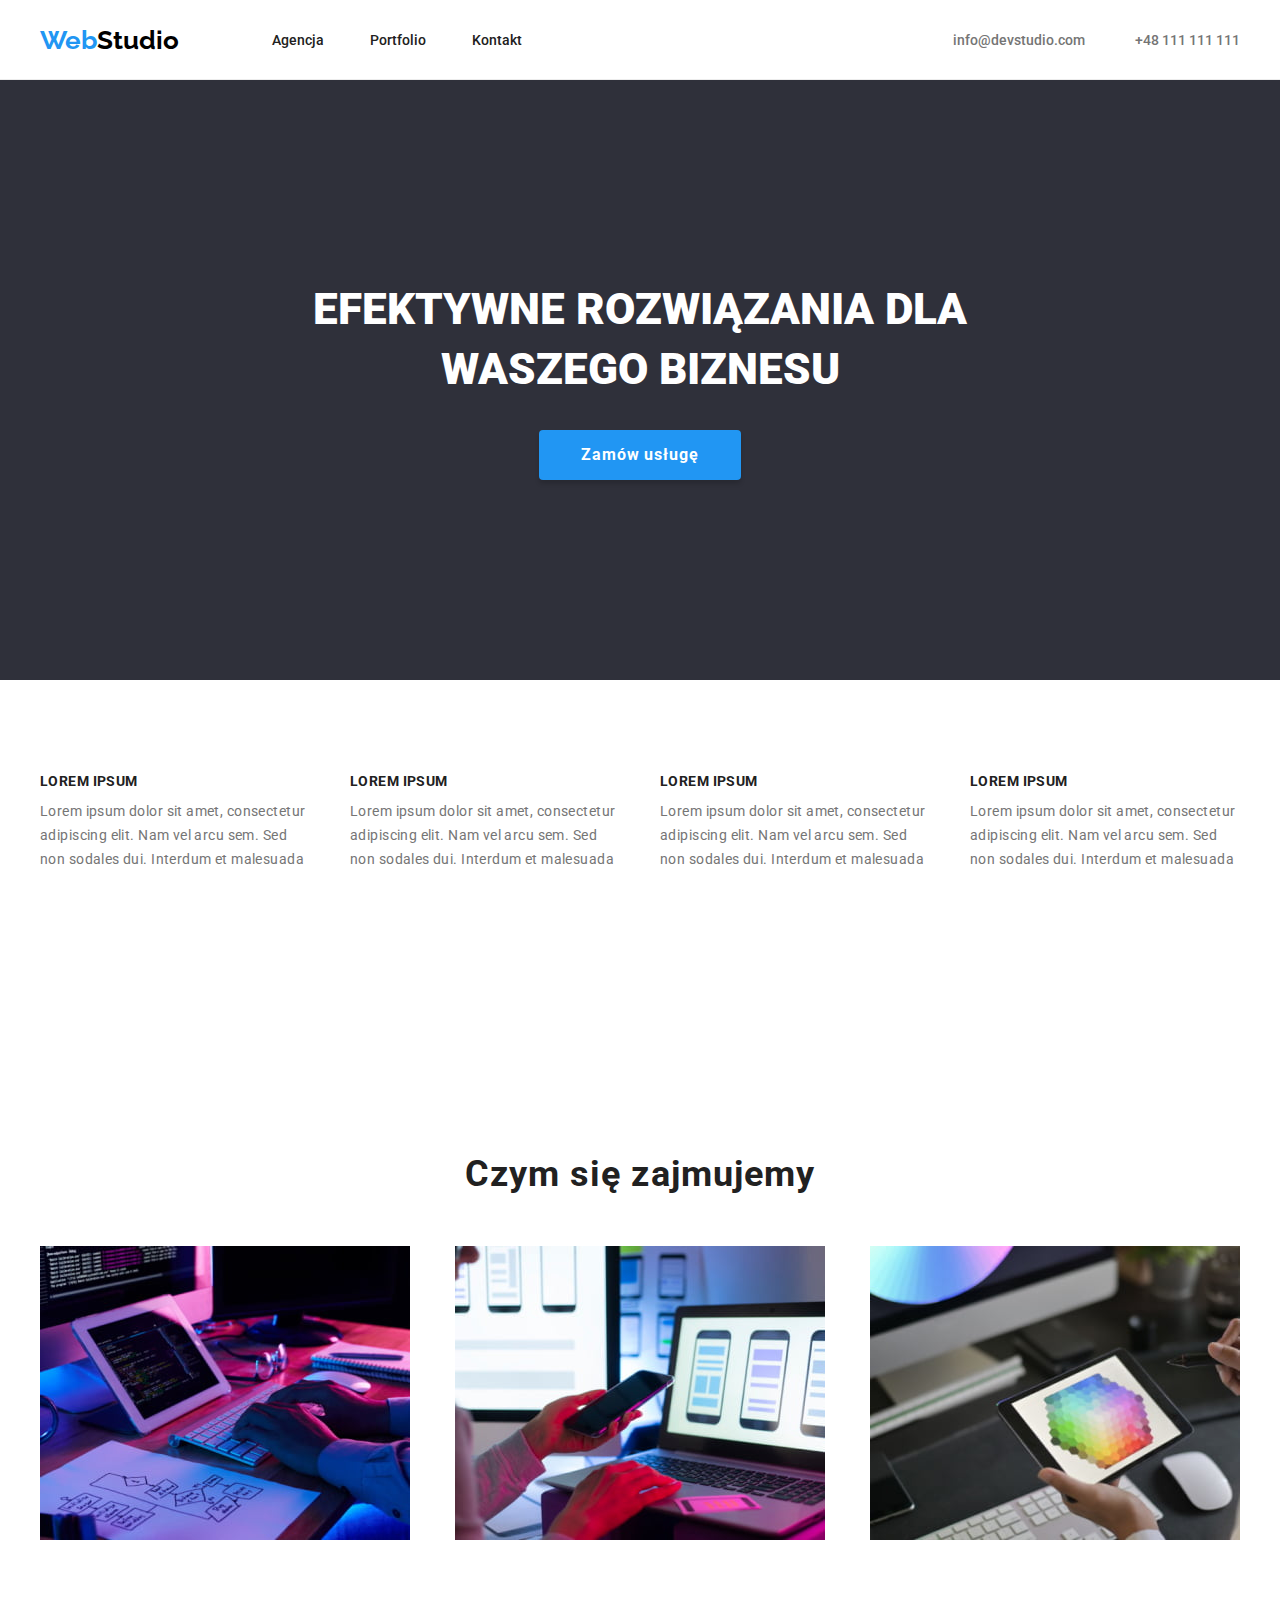
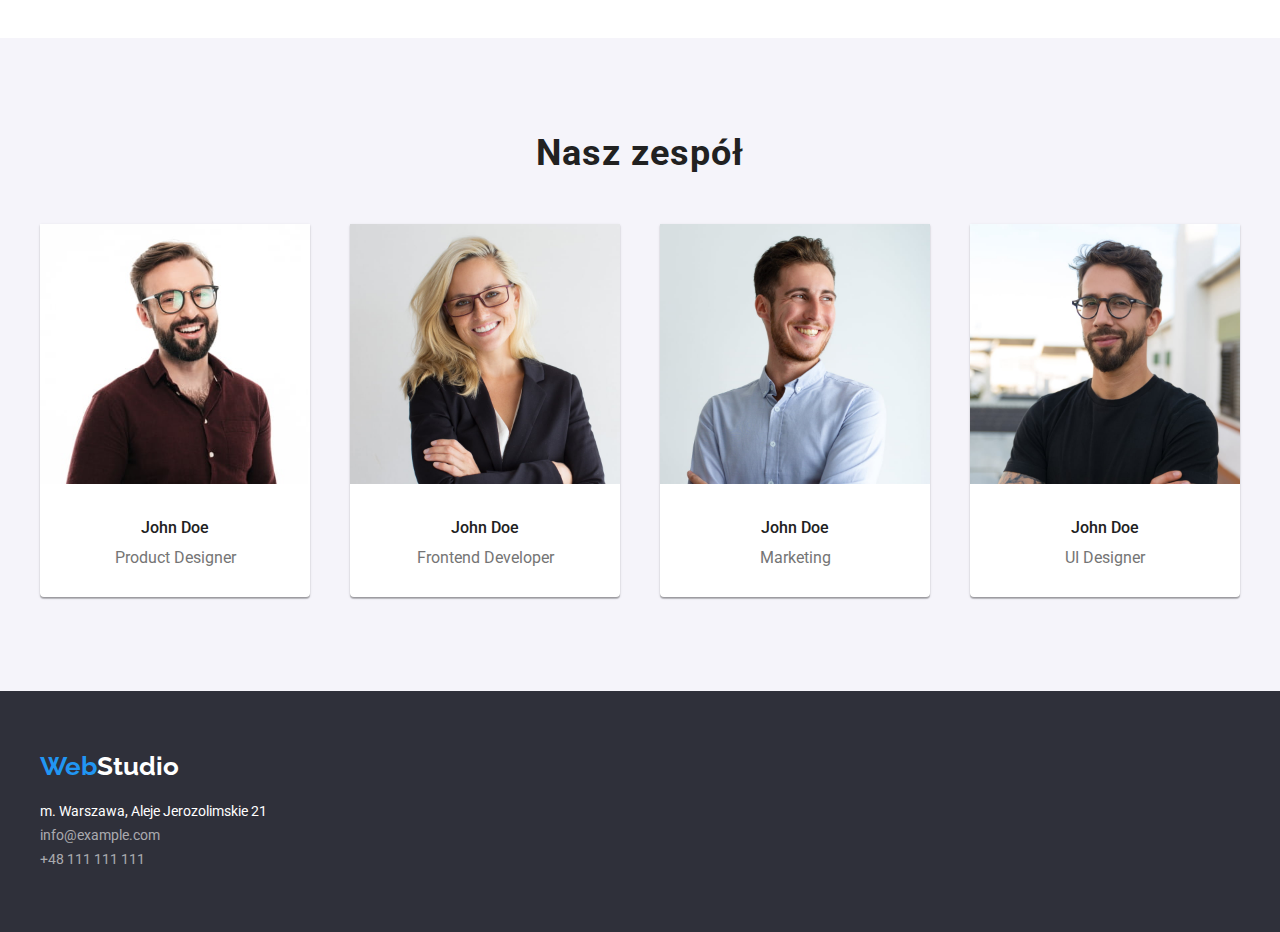
<file: index.html>
<!DOCTYPE html>
<html lang="pl">
  <head>
    <link
    rel="stylesheet"
    href="https://cdnjs.cloudflare.com/ajax/libs/modern-normalize/1.0.0/modern-normalize.min.css"
    />
    <meta charset="utf-8" />
    <meta http-equiv="x-ua-compatible" content="ie=edge" />
    <meta name="viewport" content="width=device-width, initial-scale=1.0" />
    <link rel="stylesheet" href="./css/styles.css" />
    <link rel="preconnect" href="https://fonts.googleapis.com" />
    <link rel="preconnect" href="https://fonts.gstatic.com" crossorigin />
    <link
      href="https://fonts.googleapis.com/css2?family=Raleway:wght@700&family=Roboto:ital,wght@0,400;0,500;0,700;0,900;1,400;1,500;1,700;1,900&display=swap"
      rel="stylesheet"
    />
    <title>WebStudio</title>
  </head>

  <body>
    <!-- Header -->
    <header class="header">
      <div class="container">
        <div class="header-menu">
          <div class="header-menu-items">
            <a
              class="link-webstudio"
              href="https://vigab.github.io/goit-markup-hw-03/"
            >
              <h2 class="web">Web<span class="studio">Studio</span></h2>
            </a>
            <nav>
              <ul class="header-menu-items-nav">
                <li>
                  <a class="header-menu-items-nav-link" href="index.html">Agencja</a>
                </li>
                <li>
                  <a class="header-menu-items-nav-link" href="portfolio.html">Portfolio</a>
                </li>
                <li>
                  <a class="header-menu-items-nav-link" href="kontakt.html">Kontakt</a>
                </li>
              </ul>
              </div>
            </nav>
            <ul class="header-menu-items-contact">
              <li>
                <a class="header-menu-items-contact-link" href="mailto:info@devstudio.com"
                  >info@devstudio.com</a
                >
              </li>
              <li>
                <a class="header-menu-items-contact-link" href="tel:+48111111111"
                  >+48 111 111 111</a
                >
              </li>
            </ul>
        </div>
      </div>
    </header>
    <main>
      <!-- Section 1 -->
      <section class="section-title section">
        <div class="container">
          <h1 class="title-main">EFEKTYWNE ROZWIĄZANIA DLA WASZEGO BIZNESU</h1>
          <button type="button" class="button-main">Zamów usługę
          </button>
        </div>
      </section>
      <!-- Section 2 -->
      <section class="section">
        <div class="container">
          <ul class="section-info">
            <li class="section-info-container">
              <h3 class="section-info-title">LOREM IPSUM</h3>
              <p class="section-info-title-text">
                Lorem ipsum dolor sit amet, consectetur adipiscing elit. Nam vel
                arcu sem. Sed non sodales dui. Interdum et malesuada
              </p>
            </li>
            <li class="section-info-container">
              <h3 class="section-info-title">LOREM IPSUM</h3>
              <p class="section-info-title-text">
                Lorem ipsum dolor sit amet, consectetur adipiscing elit. Nam vel
                arcu sem. Sed non sodales dui. Interdum et malesuada
              </p>
            </li>
            <li class="section-info-container">
              <h3 class="section-info-title">LOREM IPSUM</h3>
              <p class="section-info-title-text">
                Lorem ipsum dolor sit amet, consectetur adipiscing elit. Nam vel
                arcu sem. Sed non sodales dui. Interdum et malesuada
              </p>
            </li>
            <li class="section-info-container">
              <h3 class="section-info-title">LOREM IPSUM</h3>
              <p class="section-info-title-text">
                Lorem ipsum dolor sit amet, consectetur adipiscing elit. Nam vel
                arcu sem. Sed non sodales dui. Interdum et malesuada
              </p>
            </li>
          </ul>
        </div>
      </section>
      <!-- Section 3 -->
      <section class="section">
        <div class="container">
          <h2 class="title-section">Czym się zajmujemy</h2>
          <ul class="title-section-list">
            <li class="title-section-list-item">
              <img
                src="./images/1up.jpg"
                alt="praca przy komputerze 1"
                width="370"
                height="294"
              />
            </li>
            <li class="title-section-list-item">
              <img
                src="./images/2up.jpg"
                alt="praca przy komputerze 2"
                width="370"
                height="294"
              />
            </li>
            <li class="title-section-list-item">
              <img
                src="./images/3up.jpg"
                alt="praca przy komputerze 3"
                width="370"
                height="294"
              />
            </li>
          </ul>
        </div>
      </section>
      <!-- Section 4-->
      <section class="our-team section">
        <div class="container">
          <h2 class="title-section">Nasz zespół</h2>
          <ul class="our-team-list">
            <li class="our-team-list-item">
              <figure class="our-team-image">
                <img
                  src="./images/1down.jpg"
                  alt="praca przy komputerze 1"
                  width="270"
                  height="260"
                />
                <figcaption>
                  <h4 class="name">John Doe</h4>
                  <p class="occupation">Product Designer</p>
                </figcaption>
              </figure>
            </li>
            <li class="our-team-list-item">
              <figure class="our-team-image">
                <img
                  src="./images/2down.jpg"
                  alt="praca przy komputerze 2"
                  width="270"
                  height="260"
                />
                <figcaption>
                  <h4 class="name">John Doe</h4>
                  <p class="occupation">Frontend Developer</p>
                </figcaption>
              </figure>
            </li>
            <li class="our-team-list-item">
              <figure class="our-team-image">
                <img
                  src="./images/3down.jpg"
                  alt="praca przy komputerze 3"
                  width="270"
                  height="260"
                />
                <figcaption>
                  <h4 class="name">John Doe</h4>
                  <p class="occupation">Marketing</p>
                </figcaption>
              </figure>
            </li>
            <li class="our-team-list-item">
              <figure class="our-team-image">
                <img
                  src="./images/4down.jpg"
                  alt="praca przy komputerze 4"
                  width="270"
                  height="260"
                />
                <figcaption>
                  <h4 class="name">John Doe</h4>
                  <p class="occupation">UI Designer</p>
                </figcaption>
              </figure>
            </li>
          </ul>
        </div>
      </section>
    </main>
    <!-- Footer -->
    <footer class="footer">
      <div class="container">
        <a class="link-webstudio" href="https://vigab.github.io/goit-markup-hw-03/">
          <h2 class="footer-web">Web<span class="footer-studio">Studio</span></h2>
        </a>
        <address>
          <ul>
            <li>
              <p class="footer-address">m. Warszawa, Aleje Jerozolimskie 21</p>
            </li>
            <li>
              <a class="footer-contact" href="info@example.com"
                >info@example.com</a
              >
            </li>
            <li>
              <a class="footer-contact" href="tel:+48111111111"
                >+48 111 111 111</a
              >
            </li>
          </ul>
        </address>
      </div>
    </footer>
  </body>
</html>
</file>
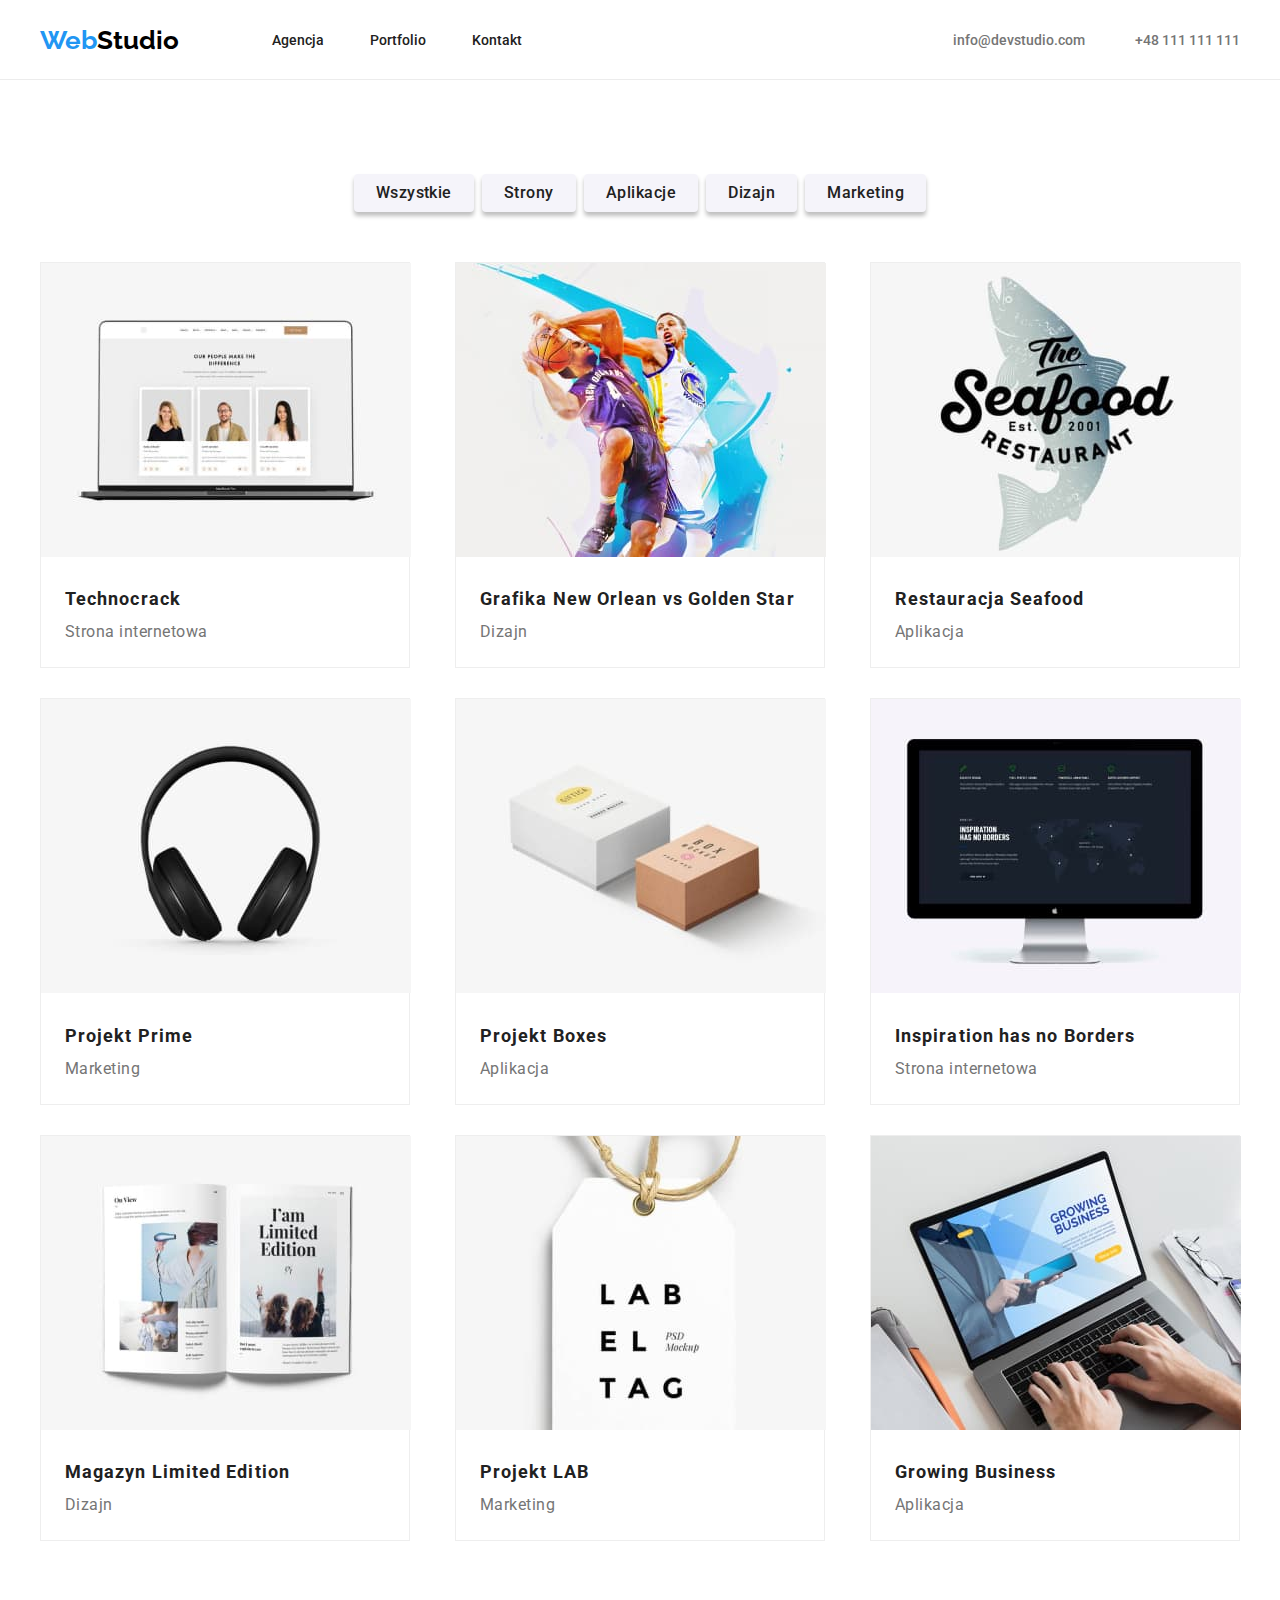
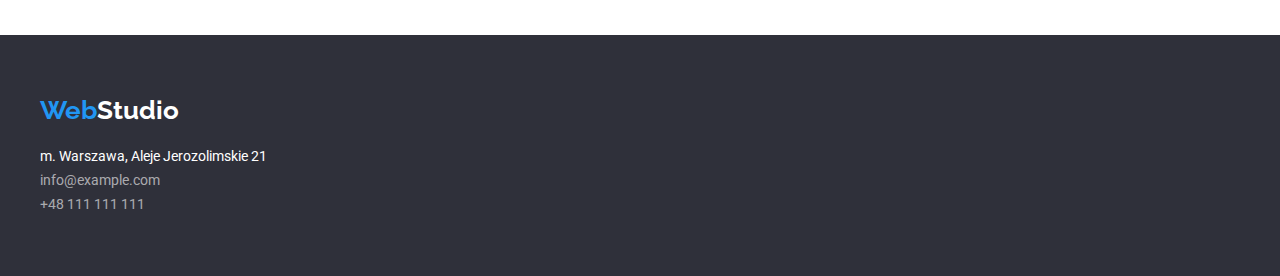
<file: portfolio.html>
<!DOCTYPE html>
<html lang="pl">
  <head>
    <link
    rel="stylesheet"
    href="https://cdnjs.cloudflare.com/ajax/libs/modern-normalize/1.0.0/modern-normalize.min.css"
    />
    <meta charset="utf-8" />
    <meta http-equiv="x-ua-compatible" content="ie=edge" />
    <meta name="viewport" content="width=device-width, initial-scale=1.0" />
    <link rel="stylesheet" href="./css/styles.css" />
    <link rel="preconnect" href="https://fonts.googleapis.com" />
    <link rel="preconnect" href="https://fonts.gstatic.com" crossorigin />
    <link
      href="https://fonts.googleapis.com/css2?family=Raleway:wght@700&family=Roboto:ital,wght@0,400;0,500;0,700;0,900;1,400;1,500;1,700;1,900&display=swap"
      rel="stylesheet"
    />
    <title>WebStudio</title>
  </head>

  <body>
    <!-- Header -->
    <header class="header">
      <div class="container">
        <div class="header-menu">
          <div class="header-menu-items">
            <a
              class="link-webstudio"
              href="https://vigab.github.io/goit-markup-hw-03/"
            >
              <h2 class="web">Web<span class="studio">Studio</span></h2>
            </a>
            <nav>
              <ul class="header-menu-items-nav">
                <li>
                  <a class="header-menu-items-nav-link" href="index.html">Agencja</a>
                </li>
                <li>
                  <a class="header-menu-items-nav-link" href="portfolio.html">Portfolio</a>
                </li>
                <li>
                  <a class="header-menu-items-nav-link" href="kontakt.html">Kontakt</a>
                </li>
              </ul>
              </div>
            </nav>
            <ul class="header-menu-items-contact">
              <li>
                <a class="header-menu-items-contact-link" href="mailto:info@devstudio.com"
                  >info@devstudio.com</a
                >
              </li>
              <li>
                <a class="header-menu-items-contact-link" href="tel:+48111111111"
                  >+48 111 111 111</a
                >
              </li>
            </ul>
          
        </div>
      </div>
    </header>
    <main>
      <!-- Section 5 -->
      <section class="portfolio-buttons section">
        <div class="container">
          <ul class="portfolio-buttons-list">
            <li class="portfolio-buttons-list-item">
              <button type="button" class="button-portfolio">
                <span class="button-portfolio-text">Wszystkie</span>
              </button>
            </li>
            <li class="portfolio-buttons-list-item">
              <button type="button" class="button-portfolio">
                <span class="button-portfolio-text">Strony</span>
              </button>
            </li>
            <li class="portfolio-buttons-list-item">
              <button type="button" class="button-portfolio">
                <span class="button-portfolio-text">Aplikacje</span>
              </button>
            </li>
            <li class="portfolio-buttons-list-item">
              <button type="button" class="button-portfolio">
                <span class="button-portfolio-text">Dizajn</span>
              </button>
            </li>
            <li class="portfolio-buttons-list-item">
              <button type="button" class="button-portfolio">
                <span class="button-portfolio-text">Marketing</span>
              </button>
            </li>
          </ul>
        </div>
      </section>
      <!-- Section 6 -->
      <section class="portfolio-projects section"> 
        <div class="container">
          <ul class="portfolio-projects-list">
            <li class="portfolio-projects-list-item">
              <figure class="portfolio-projects-image">
                <img
                  src="./images/technocrack.jpg"
                  alt="projekt strony internetowej"
                  width="370"
                  height="294"
                />
                <figcaption class="portfolio-projects-caption">
                  <h4 class="portfolio-name">Technocrack</h4>
                  <p class="affiliation">Strona internetowa</p>
                </figcaption>
              </figure>
            </li>
            <li class="portfolio-projects-list-item">
              <figure class="portfolio-projects-image">
                <img
                  src="./images/grafika-new-orlean.jpg"
                  alt="zawodnicy koszykówki"
                  width="370"
                  height="294"
                />
                <figcaption class="portfolio-projects-caption">
                  <h4 class="portfolio-name">
                    Grafika New Orlean vs Golden Star
                  </h4>
                  <p class="affiliation">Dizajn</p>
                </figcaption>
              </figure>
            </li>
            <li class="portfolio-projects-list-item">
              <figure class="portfolio-projects-image">
                <img
                  src="./images/restauracja-apka.jpg"
                  alt="logo restauracji"
                  width="370"
                  height="294"
                />
                <figcaption class="portfolio-projects-caption">
                  <h4 class="portfolio-name">Restauracja Seafood</h4>
                  <p class="affiliation">Aplikacja</p>
                </figcaption>
              </figure>
            </li>
            <li class="portfolio-projects-list-item">
              <figure class="portfolio-projects-image">
                <img
                  src="./images/projekt-prime.jpg"
                  alt="słuchawki"
                  width="370"
                  height="294"
                />
                <figcaption class="portfolio-projects-caption">
                  <h4 class="portfolio-name">Projekt Prime</h4>
                  <p class="affiliation">Marketing</p>
                </figcaption>
              </figure>
            </li>
            <li class="portfolio-projects-list-item">
              <figure class="portfolio-projects-image">
                <img
                  src="./images/projekt-boxes.jpg"
                  alt="pudełka"
                  width="370"
                  height="294"
                />
                <figcaption class="portfolio-projects-caption">
                  <h4 class="portfolio-name">Projekt Boxes</h4>
                  <p class="affiliation">Aplikacja</p>
                </figcaption>
              </figure>
            </li>
            <li class="portfolio-projects-list-item">
              <figure class="portfolio-projects-image">
                <img
                  src="./images/isnpiration.jpg"
                  alt="ekran komputerowy"
                  width="370"
                  height="294"
                />
                <figcaption class="portfolio-projects-caption">
                  <h4 class="portfolio-name">Inspiration has no Borders</h4>
                  <p class="affiliation">Strona internetowa</p>
                </figcaption>
              </figure>
            </li>
            <li class="portfolio-projects-list-item">
              <figure class="portfolio-projects-image">
                <img
                  src="./images/magazyn.jpg"
                  alt="magazyn"
                  width="370"
                  height="294"
                />
                <figcaption class="portfolio-projects-caption">
                  <h4 class="portfolio-name">Magazyn Limited Edition</h4>
                  <p class="affiliation">Dizajn</p>
                </figcaption>
              </figure>
            </li>
            <li class="portfolio-projects-list-item">
              <figure class="portfolio-projects-image">
                <img
                  src="./images/projekt-lab.jpg"
                  alt="eytkieta"
                  width="370"
                  height="294"
                />
                <figcaption class="portfolio-projects-caption">
                  <h4 class="portfolio-name">Projekt LAB</h4>
                  <p class="affiliation">Marketing</p>
                </figcaption>
              </figure>
            </li>
            <li class="portfolio-projects-list-item">
              <figure class="portfolio-projects-image">
                <img
                  src="./images/growing.jpg"
                  alt="laptop"
                  width="370"
                  height="294"
                />
                <figcaption class="portfolio-projects-caption">
                  <h4 class="portfolio-name">Growing Business</h4>
                  <p class="affiliation">Aplikacja</p>
                </figcaption>
              </figure>
            </li>
          </ul> 
        </div>
      </section>
    </main>
    <!-- Footer -->
    <footer class="footer">
      <div class="container">
        <a class="link-webstudio" href="https://vigab.github.io/goit-markup-hw-03/">
          <h2 class="footer-web">Web<span class="footer-studio">Studio</span></h2>
        </a>
        <address>
          <ul>
            <li>
              <p class="footer-address">m. Warszawa, Aleje Jerozolimskie 21</p>
            </li>
            <li>
              <a class="footer-contact" href="info@example.com"
                >info@example.com</a
              >
            </li>
            <li>
              <a class="footer-contact" href="tel:+48111111111"
                >+48 111 111 111</a
              >
            </li>
          </ul>
        </address>
      </div>
    </footer>
  </body>
</html>
</file>
<file: css/styles.css>
/*all*/
body {
    font-family: 'Roboto',
            sans-serif;
    color: black;
}

:root {
    --main-blue: #2196F3;
    --lighter-black: #212121;
    --main-grey: #757575;
    --background-dark: #2F303A;
    --button-grey: #F5F4FA;
    --background-grey: #F5F4FA;

}

*,
*::before,
*::after {
  box-sizing: border-box;
}

h1,
h2,
h3,
h4,
h5,
h6,
p,
ul {
    margin: 0;
    padding: 0;
}

ul {
    list-style-type: none;
}

.container {
    max-width: 1200px;
    margin: 0 auto;
}

.section {
    padding-top: 94px;
    padding-bottom: 94px;
}

/*Header*/

.header {
    border-bottom: 1px solid #ececec;
    background-color: #fff;
    padding: 25px 0;
    height: 80px;
}

.header-menu {
    display: flex;
    justify-content: space-between;
    flex-wrap: wrap;
    align-items: center;
}

.header-menu-items {
    display: flex;
    flex-wrap: wrap;
    align-items: center;
    list-style: none;
}

.header-menu-items-nav {
    display: flex;
    flex-wrap: wrap;
    align-items: center;
    list-style: none;
    margin-left: -46px;

}

.header-menu-items-contact {
    display: flex;
    flex-wrap: wrap;
    align-items: center;
    list-style: none;
    margin-left: -50px;
}

.web,
.studio {
    font-family: Raleway, sans-serif;
    font-size: 26px;
    font-weight: 700;
    line-height: 1.19;
}

.link-webstudio {
    margin-right: 93px;
}

.web {
    color: var(--main-blue);
}

.studio {
    color: black;
}

.header-menu-items-nav-link:hover,
.header-menu-items-nav-link:focus {
    color: var(--main-blue);
}

.header-menu-items-contact-link:hover,
.header-menu-items-contact-link:focus {
    color: var(--main-blue);
}

.header-menu-items-nav-link,
.header-menu-items-contact-link,
.link-webstudio {
    text-decoration: none;
    font-weight: 500;
    font-size: 14px;
    line-height: 1.14em;
}

.header-menu-items-nav-link {
    color: var(--lighter-black);
    margin-left: 46px;
}

.header-menu-items-contact-link {
    color: var(--main-grey);
    margin-left: 50px;
}


/*Sections main page*/

.section-title {
    background-color: var(--background-dark);
    text-align: center;
    padding: 200px 0;
}


.our-team {
    background-color: var(--background-grey);
}

.title-main {
    color: white;
    font-size: 44px;
    font-weight: 900;
    text-align: center;
    line-height: 1.36em;
    max-width: 696px;
    margin: 0 auto 30px;

}

.button-main {
    background-color: var(--main-blue);
    cursor: pointer;
    border: 0px;
    color: white;
    font-size: 16px;
    font-weight: 700;
    text-align: center;
    line-height: 1.875em;
    padding: 10px 42px;
    border-radius: 4px;
    letter-spacing: 0.06em;
    box-shadow: 0px 4px 4px rgba(0, 0, 0, 0.15);
    border-radius: 4px;
}

.button-main:hover {
    background-color: #2196F3CC;
}

.section-info {
    display: flex;
    list-style-type: none;
    flex-wrap: wrap;
    margin-bottom: -30px;
    padding-bottom: 94px;
    justify-content: space-between;
}

.section-info-container {
    margin-bottom: 30px;
    max-width: 270px;
}

.section-info-title {
    font-weight: 700;
    font-size: 14px;
    text-transform: uppercase;
    color: var(--lighter-black);
    line-height: 1.14em;
    margin-bottom: 10px;
    letter-spacing: 0.03em;
}

.section-info-title-text {
    font-size: 14px;
    color: var(--main-grey);
    line-height: 1.71em;
    letter-spacing: 0.03em;
}

.title-section {
    font-size: 36px;
    font-weight: 700;
    text-align: center;
    color: var(--lighter-black);
    line-height: 1.17em;
    margin-bottom: 50px;
    letter-spacing: 0.03em;
}

.title-section-list {
    display: flex;
    flex-wrap: wrap;
    margin-bottom: -30px;
    justify-content: space-between;
    
}

.title-section-list-item {
    margin-bottom: 30px;
}

.our-team-list {
    list-style-type: none;
    display: flex;
    flex-wrap: wrap;
    margin-bottom: -30px;
    justify-content: space-between;
}

.our-team-list-item {
    background-color: #fff;
    text-align: center;
    box-shadow: 0px 1px 3px rgba(0, 0, 0, 0.12), 0px 1px 1px rgba(0, 0, 0, 0.14), 0px 2px 1px rgba(0, 0, 0, 0.2);
    border-radius: 0px 0px 4px 4px;
    margin-bottom: 30px;
}

.our-team-image {
    margin: 0px;
}

.name {
    font-weight: 500;
    font-size: 16px;
    text-align: center;
    color: var(--lighter-black);
    line-height: 1.19em;
    padding-top: 30px;
    margin-bottom: 10px;
}

.occupation {
    font-size: 16px;
    text-align: center;
    color: var(--main-grey);
    line-height: 1.19em;
    padding-bottom: 30px;
}


/* Section portfolio */

.portfolio-buttons {
    padding-bottom: 0px;
}

.portfolio-projects {
    padding-top: 0px;
}

.button-portfolio {
    background-color: var(--button-grey);
    cursor: pointer;
    border: 0px;
    padding: 6px 22px;
    border-radius: 4px;
    box-shadow: 0px 4px 4px rgba(0, 0, 0, 0.25);

}

.button-portfolio:hover {
    background-color: var(--main-blue);
}

.button-portfolio:hover > span {
    color: white;
}

.button-portfolio-text {
    font-size: 16px;
    font-weight: 500;
    line-height: 1.62em;
    color: var(--lighter-black);
    text-align: center;
    letter-spacing: 0.03em;
}

.portfolio-buttons-list {
    display: flex;
    justify-content: center;
    list-style-type: none;
    flex-wrap: wrap;
    margin-left: -8px;
    margin-bottom: -8px;
    padding-bottom: 50px;
    
}

.portfolio-buttons-list-item {
    margin-left: 8px;
    margin-bottom: 8px;
}

.portfolio-projects-list {
    list-style-type: none;
    display: flex;
    flex-wrap: wrap;
    margin-bottom: -30px;
    justify-content: space-between;
}



.portfolio-projects-list-item {
    margin-bottom: 30px;
    max-width: 370px;
    border: 1px solid #EEEEEE;
}

.portfolio-projects-image {
    margin: 0px;
}

.portfolio-name {
    font-weight: 700;
    font-size: 18px;
    line-height: 2em;
    color: var(--lighter-black);
    letter-spacing: 0.06em;
}

.affiliation {
    font-size: 16px;
    line-height: 1.88em;
    color: var(--main-grey);
    letter-spacing: 0.03em;
}

.portfolio-projects-caption {
    margin: 20px 24px 20px 24px;
}

/*Footer*/

.footer {
    background-color: var(--background-dark);
    padding: 60px 0;
}

.footer-web,
.footer-studio {
    font-family: Raleway, sans-serif;
    font-size: 26px;
    font-weight: 700;
    line-height: 1.19em;
}

.footer-web {
    color: var(--main-blue);
}

.footer-studio {
    color: white;
}

.footer-address {
    color: white;
}

.footer-contact:hover,
.footer-contact:focus {
    color: var(--main-blue);
}

.footer-contact {
    text-decoration: none;
    color: rgba(255, 255, 255, 0.6);
}

.footer-address,
.footer-contact {
    font-size: 14px;
    line-height: 1.71em;
    font-style: normal;
}
</file>
